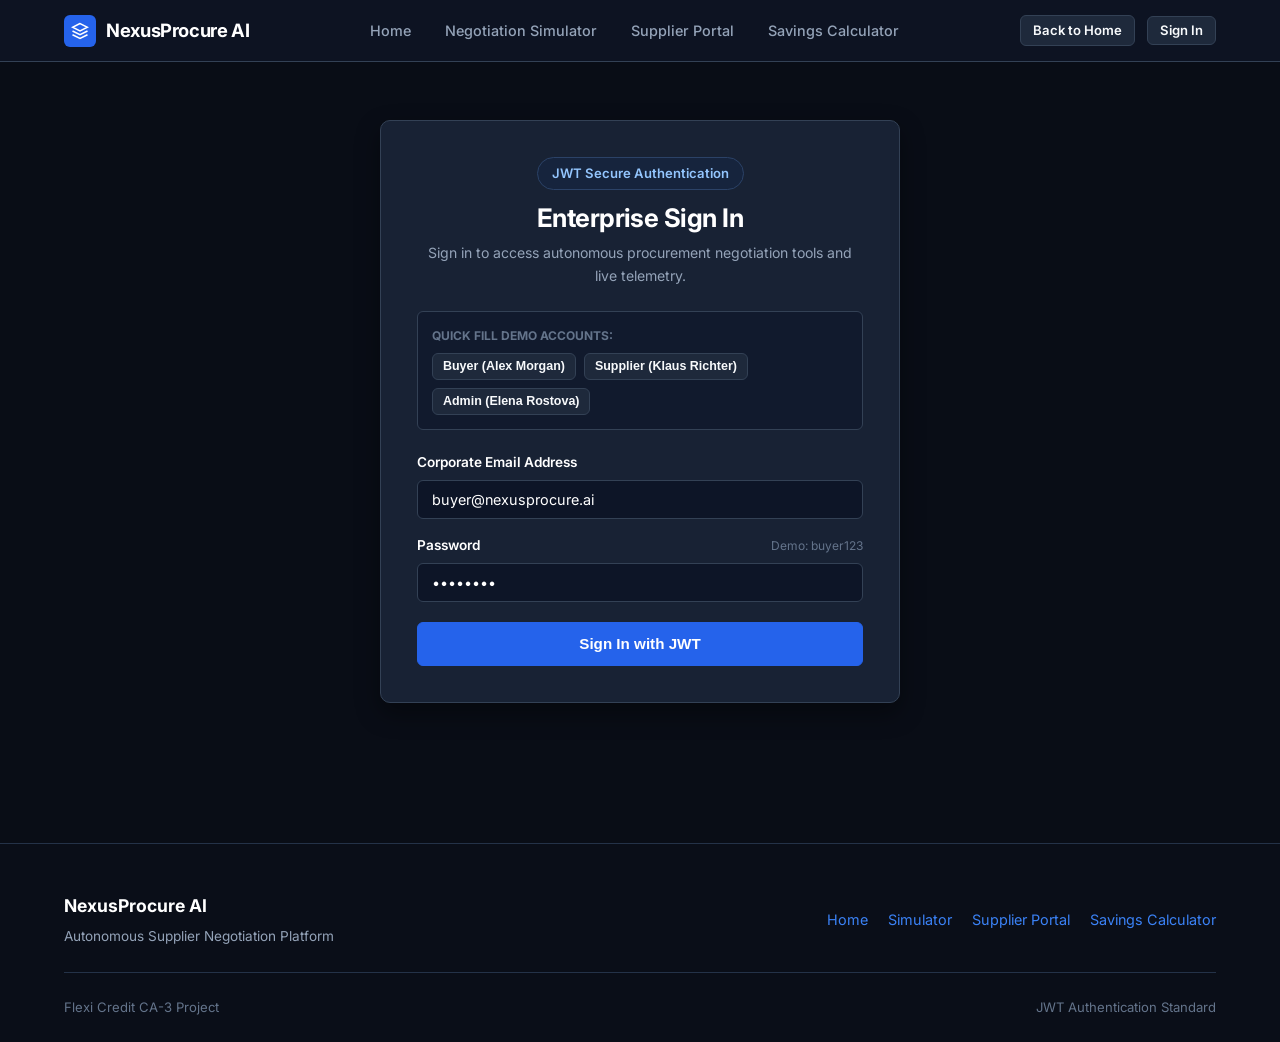
<file: login.html>
<!DOCTYPE html>
<html lang="en">
<head>
  <meta charset="UTF-8">
  <meta name="viewport" content="width=device-width, initial-scale=1.0">
  <title>Sign In - NexusProcure AI</title>
  <meta name="description" content="Sign in to your NexusProcure AI enterprise account using JWT authentication.">
  <link rel="stylesheet" href="styles/main.css">
  <link rel="icon" type="image/svg+xml" href="data:image/svg+xml,<svg xmlns='http://www.w3.org/2000/svg' viewBox='0 0 24 24' fill='none' stroke='%232563eb' stroke-width='2'><polygon points='12 2 2 7 12 12 22 7 12 2'/><polyline points='2 17 12 22 22 17'/><polyline points='2 12 12 17 22 12'/></svg>">
</head>
<body>

  <!-- Navigation Bar -->
  <nav class="site-nav" id="site-nav">
    <div class="container nav-content">
      <a href="index.html" class="nav-brand">
        <div class="brand-icon-wrapper">
          <svg viewBox="0 0 24 24" fill="none" stroke="currentColor" stroke-width="2">
            <path d="M12 2L2 7l10 5 10-5-10-5zM2 17l10 5 10-5M2 12l10 5 10-5" />
          </svg>
        </div>
        <span>NexusProcure AI</span>
      </a>

      <ul class="nav-links">
        <li><a href="index.html" class="nav-link">Home</a></li>
        <li><a href="simulator.html" class="nav-link">Negotiation Simulator</a></li>
        <li><a href="portal.html" class="nav-link">Supplier Portal</a></li>
        <li><a href="calculator.html" class="nav-link">Savings Calculator</a></li>
      </ul>

      <div class="nav-right">
        <a href="index.html" class="btn btn-secondary btn-sm">
          <span>Back to Home</span>
        </a>
      </div>
    </div>
  </nav>

  <!-- Login Main Container -->
  <main style="min-height: calc(100vh - 160px); display: flex; align-items: center; justify-content: center; padding: 120px 20px 60px;">
    <div style="width: 100%; max-width: 520px;">
      
      <!-- Card -->
      <div style="background: var(--bg-card); border: 1px solid var(--border-card); border-radius: var(--radius-md); padding: 36px; box-shadow: var(--shadow-lg);">
        
        <!-- Header -->
        <div style="margin-bottom: 24px; text-align: center;">
          <div class="hero-badge-pill" style="margin-bottom: 12px;">
            <span>JWT Secure Authentication</span>
          </div>
          <h1 style="font-size: 1.6rem; color: #fff; margin-bottom: 8px;">Enterprise Sign In</h1>
          <p style="font-size: 0.88rem; color: var(--text-muted); margin: 0;">
            Sign in to access autonomous procurement negotiation tools and live telemetry.
          </p>
        </div>

        <!-- Feedback Alert Message -->
        <div id="login-alert" style="display: none; padding: 12px 14px; border-radius: var(--radius-sm); font-size: 0.85rem; margin-bottom: 20px;"></div>

        <!-- Quick Demo Profiles Selector -->
        <div style="background: #111a2d; border: 1px solid var(--border-card); border-radius: var(--radius-sm); padding: 14px; margin-bottom: 22px;">
          <div style="font-size: 0.75rem; font-weight: 700; color: var(--text-dim); text-transform: uppercase; margin-bottom: 8px;">
            Quick Fill Demo Accounts:
          </div>
          <div style="display: flex; gap: 8px; flex-wrap: wrap;">
            <button type="button" class="btn btn-secondary btn-sm" id="btn-demo-buyer" style="padding: 5px 10px; font-size: 0.78rem;">
              Buyer (Alex Morgan)
            </button>
            <button type="button" class="btn btn-secondary btn-sm" id="btn-demo-supplier" style="padding: 5px 10px; font-size: 0.78rem;">
              Supplier (Klaus Richter)
            </button>
            <button type="button" class="btn btn-secondary btn-sm" id="btn-demo-admin" style="padding: 5px 10px; font-size: 0.78rem;">
              Admin (Elena Rostova)
            </button>
          </div>
        </div>

        <!-- Form -->
        <form id="login-form">
          <div class="form-group" style="margin-bottom: 16px;">
            <label class="form-label" for="login-email" style="font-size: 0.85rem; font-weight: 600; color: #fff; margin-bottom: 6px; display: block;">
              Corporate Email Address
            </label>
            <input type="email" id="login-email" class="form-control" style="width: 100%;" placeholder="name@company.com" required value="buyer@nexusprocure.ai">
          </div>

          <div class="form-group" style="margin-bottom: 20px;">
            <div style="display: flex; justify-content: space-between; align-items: center; margin-bottom: 6px;">
              <label class="form-label" for="login-password" style="font-size: 0.85rem; font-weight: 600; color: #fff; margin: 0;">
                Password
              </label>
              <span style="font-size: 0.75rem; color: var(--text-dim);">Demo: buyer123</span>
            </div>
            <input type="password" id="login-password" class="form-control" style="width: 100%;" placeholder="Enter your password" required value="buyer123">
          </div>

          <button type="submit" class="btn btn-primary" id="btn-submit-login" style="width: 100%; padding: 12px; font-size: 0.95rem;">
            <span>Sign In with JWT</span>
          </button>
        </form>

        <!-- Live JWT Inspector Box (For Evaluation & Proof) -->
        <div id="jwt-inspector" style="margin-top: 24px; padding-top: 20px; border-top: 1px solid var(--border-subtle); display: none;">
          <div style="display: flex; justify-content: space-between; align-items: center; margin-bottom: 8px;">
            <span style="font-size: 0.75rem; font-weight: 700; color: #10b981; text-transform: uppercase;">Active JWT Token Generated</span>
            <span style="font-size: 0.75rem; color: var(--text-dim);">Algorithm: HMAC-SHA256</span>
          </div>
          
          <!-- Raw JWT String -->
          <div style="background: #090d16; border: 1px solid #1e293b; border-radius: 4px; padding: 10px; font-family: monospace; font-size: 0.72rem; word-break: break-all; color: #93c5fd; margin-bottom: 12px;" id="raw-jwt-display"></div>

          <!-- Decoded Claims Summary -->
          <div style="background: #111a2d; border: 1px solid var(--border-card); border-radius: 4px; padding: 10px; font-family: monospace; font-size: 0.78rem; color: #cbd5e1;">
            <div><strong>Subject (User):</strong> <span id="jwt-sub">-</span></div>
            <div><strong>Role:</strong> <span id="jwt-role">-</span></div>
            <div><strong>Expires In:</strong> <span id="jwt-exp">72 Hours</span></div>
          </div>
        </div>

      </div>

    </div>
  </main>

  <!-- Footer -->
  <footer class="site-footer">
    <div class="container">
      <div class="footer-content">
        <div>
          <div style="font-weight: 700; color: #fff; font-size: 1.1rem; margin-bottom: 6px;">NexusProcure AI</div>
          <p style="font-size: 0.85rem; margin: 0;">Autonomous Supplier Negotiation Platform</p>
        </div>
        <div style="display: flex; gap: 20px; font-size: 0.9rem;">
          <a href="index.html">Home</a>
          <a href="simulator.html">Simulator</a>
          <a href="portal.html">Supplier Portal</a>
          <a href="calculator.html">Savings Calculator</a>
        </div>
      </div>
      <div class="footer-bottom">
        <div>Flexi Credit CA-3 Project</div>
        <div>JWT Authentication Standard</div>
      </div>
    </div>
  </footer>

  <!-- Scripts -->
  <script src="js/auth.js"></script>
  <script>
    document.addEventListener('DOMContentLoaded', () => {
      const form = document.getElementById('login-form');
      const emailInput = document.getElementById('login-email');
      const passInput = document.getElementById('login-password');
      const alertBox = document.getElementById('login-alert');
      const submitBtn = document.getElementById('btn-submit-login');
      const inspector = document.getElementById('jwt-inspector');
      const rawJwtDisplay = document.getElementById('raw-jwt-display');
      const jwtSub = document.getElementById('jwt-sub');
      const jwtRole = document.getElementById('jwt-role');

      // Demo auto-fill buttons
      document.getElementById('btn-demo-buyer').addEventListener('click', () => {
        emailInput.value = 'buyer@nexusprocure.ai';
        passInput.value = 'buyer123';
      });

      document.getElementById('btn-demo-supplier').addEventListener('click', () => {
        emailInput.value = 'supplier@apexprecision.com';
        passInput.value = 'vendor123';
      });

      document.getElementById('btn-demo-admin').addEventListener('click', () => {
        emailInput.value = 'admin@nexusprocure.ai';
        passInput.value = 'admin123';
      });

      // Check if already authenticated
      if (window.authService && window.authService.isAuthenticated()) {
        const user = window.authService.getUser();
        const token = window.authService.getToken();
        showAlert(`Signed in as ${user.name} (${user.role}). Redirecting...`, 'success');
        showInspector(token, user);
        setTimeout(() => {
          const params = new URLSearchParams(window.location.search);
          const returnUrl = params.get('returnUrl') || 'simulator.html';
          window.location.href = decodeURIComponent(returnUrl);
        }, 1500);
      }

      form.addEventListener('submit', async (e) => {
        e.preventDefault();
        const email = emailInput.value.trim();
        const password = passInput.value.trim();

        submitBtn.disabled = true;
        submitBtn.textContent = 'Authenticating JWT...';

        try {
          const result = await window.authService.login(email, password);
          if (result.success) {
            showAlert(`Authentication successful! Welcome, ${result.user.name}.`, 'success');
            showInspector(result.token, result.user);

            // Redirect after brief visual confirmation
            setTimeout(() => {
              const params = new URLSearchParams(window.location.search);
              const returnUrl = params.get('returnUrl') || 'simulator.html';
              window.location.href = decodeURIComponent(returnUrl);
            }, 1200);
          } else {
            showAlert(result.error || 'Invalid credentials.', 'error');
            submitBtn.disabled = false;
            submitBtn.textContent = 'Sign In with JWT';
          }
        } catch (err) {
          showAlert(`Error: ${err.message}`, 'error');
          submitBtn.disabled = false;
          submitBtn.textContent = 'Sign In with JWT';
        }
      });

      function showAlert(msg, type) {
        alertBox.style.display = 'block';
        alertBox.textContent = msg;
        if (type === 'success') {
          alertBox.style.background = '#064e3b';
          alertBox.style.color = '#6ee7b7';
          alertBox.style.border = '1px solid #059669';
        } else {
          alertBox.style.background = '#450a0a';
          alertBox.style.color = '#fca5a5';
          alertBox.style.border = '1px solid #dc2626';
        }
      }

      function showInspector(token, user) {
        inspector.style.display = 'block';
        rawJwtDisplay.textContent = token;
        jwtSub.textContent = user.name + ' (' + user.email + ')';
        jwtRole.textContent = user.role;
      }
    });
  </script>
</body>
</html>
</file>
<file: styles/main.css>
/* ==========================================================================
   NexusProcure AI - Clean Enterprise Design System (Gradient-Free)
   Aesthetic: Clean, Solid Enterprise SaaS (Linear / Stripe / Vercel inspired)
   High legibility, zero gradients, solid crisp contrast, simplified interface.
   ========================================================================== */

@import url('https://fonts.googleapis.com/css2?family=Inter:wght@400;500;600;700;800&family=JetBrains+Mono:wght@400;500;600&display=swap');

:root {
  /* Solid Color Palette (No Gradients) */
  --bg-darkest: #090d16;
  --bg-base: #0f172a;
  --bg-surface: #1e293b;
  --bg-card: #182234;
  --bg-card-hover: #1f2c42;
  --bg-elevated: #243248;

  /* Solid Borders */
  --border-subtle: #243248;
  --border-card: #334155;
  --border-focus: #3b82f6;

  /* Brand Accents (Solid Colors) */
  --primary: #2563eb;
  --primary-hover: #1d4ed8;
  --primary-light: #3b82f6;
  --primary-subtle: #1e3a8a;

  --emerald: #10b981;
  --emerald-subtle: #064e3b;
  --emerald-light: #34d399;

  --amber: #f59e0b;
  --rose: #ef4444;
  --slate: #64748b;

  /* Typography Colors */
  --text-main: #f8fafc;
  --text-muted: #94a3b8;
  --text-dim: #64748b;
  --text-inverse: #0f172a;

  /* Fonts */
  --font-sans: 'Inter', -apple-system, BlinkMacSystemFont, 'Segoe UI', Roboto, sans-serif;
  --font-mono: 'JetBrains Mono', monospace;

  /* Border Radius */
  --radius-sm: 6px;
  --radius-md: 10px;
  --radius-lg: 14px;
  --radius-full: 9999px;

  /* Solid Crisp Shadows (No Neon Glows) */
  --shadow-sm: 0 1px 2px rgba(0, 0, 0, 0.2);
  --shadow-md: 0 4px 12px rgba(0, 0, 0, 0.3);
  --shadow-lg: 0 10px 24px rgba(0, 0, 0, 0.4);

  /* Transitions */
  --transition: 0.15s ease-in-out;
}

/* ==========================================================================
   Reset & Global Styles
   ========================================================================== */

*, *::before, *::after {
  box-sizing: border-box;
  margin: 0;
  padding: 0;
}

html {
  scroll-behavior: smooth;
  font-size: 16px;
  background-color: var(--bg-darkest);
  color: var(--text-main);
  font-family: var(--font-sans);
  text-rendering: optimizeLegibility;
  -webkit-font-smoothing: antialiased;
}

body {
  overflow-x: hidden;
  position: relative;
  background-color: var(--bg-darkest);
  color: var(--text-main);
  min-height: 100vh;
  line-height: 1.6;
}

/* Disable all ambient neon orbs */
.bg-ambient-orb,
.ambient-orb-1,
.ambient-orb-2,
.ambient-orb-3,
.bg-grid-overlay {
  display: none !important;
}

/* Typography Utilities - Solid, Crisp, High Contrast */
h1, h2, h3, h4, h5, h6 {
  font-family: var(--font-sans);
  font-weight: 700;
  line-height: 1.25;
  color: var(--text-main);
  letter-spacing: -0.02em;
}

p {
  color: var(--text-muted);
  line-height: 1.6;
}

a {
  color: var(--primary-light);
  text-decoration: none;
  transition: color var(--transition);
}

a:hover {
  color: #60a5fa;
}

/* Zero Gradients - Solid Text Replacements */
.text-gradient,
.text-gradient-cyan,
.text-gradient-purple,
.text-gradient-emerald {
  background: none !important;
  -webkit-background-clip: unset !important;
  -webkit-text-fill-color: unset !important;
  color: var(--primary-light) !important;
  display: inline;
}

.text-white { color: #ffffff !important; }
.text-emerald { color: var(--emerald-light) !important; }
.text-amber { color: var(--amber) !important; }
.text-blue { color: var(--primary-light) !important; }

/* Container */
.container {
  max-width: 1200px;
  margin: 0 auto;
  padding: 0 24px;
  position: relative;
  z-index: 1;
}

/* ==========================================================================
   Navigation Bar (Simplified & Solid)
   ========================================================================== */

.site-nav {
  position: fixed;
  top: 0;
  left: 0;
  width: 100%;
  z-index: 1000;
  background: #0d1322;
  border-bottom: 1px solid var(--border-card);
  padding: 12px 0;
}

.nav-content {
  display: flex;
  align-items: center;
  justify-content: space-between;
  gap: 20px;
}

.nav-brand {
  display: flex;
  align-items: center;
  gap: 10px;
  color: #ffffff;
  font-weight: 700;
  font-size: 1.15rem;
  letter-spacing: -0.02em;
  text-decoration: none;
}

.brand-icon-wrapper {
  width: 32px;
  height: 32px;
  border-radius: var(--radius-sm);
  background: var(--primary);
  display: flex;
  align-items: center;
  justify-content: center;
  color: #ffffff;
  flex-shrink: 0;
}

.brand-icon-wrapper svg {
  width: 18px;
  height: 18px;
  stroke: #ffffff;
}

.nav-links {
  display: flex;
  align-items: center;
  list-style: none;
  gap: 6px;
  margin: 0;
  padding: 0;
}

.nav-link {
  color: var(--text-muted);
  font-size: 0.9rem;
  font-weight: 500;
  padding: 7px 14px;
  border-radius: var(--radius-sm);
  transition: all var(--transition);
  display: inline-flex;
  align-items: center;
  gap: 6px;
}

.nav-link:hover {
  color: #ffffff;
  background: var(--bg-surface);
}

.nav-link.active-page {
  color: #ffffff;
  background: var(--bg-surface);
  font-weight: 600;
}

.nav-badge-live {
  background: var(--emerald-subtle);
  color: var(--emerald-light);
  font-size: 0.7rem;
  font-weight: 700;
  padding: 2px 6px;
  border-radius: 4px;
  border: 1px solid var(--emerald);
  text-transform: uppercase;
}

.nav-right {
  display: flex;
  align-items: center;
  gap: 12px;
}

.status-pill {
  display: inline-flex;
  align-items: center;
  gap: 8px;
  background: #152033;
  border: 1px solid var(--border-card);
  padding: 6px 12px;
  border-radius: var(--radius-full);
  font-size: 0.8rem;
  font-weight: 500;
  color: var(--text-muted);
}

.radar-dot, .pulse-dot {
  width: 8px;
  height: 8px;
  border-radius: 50%;
  background: var(--emerald);
  flex-shrink: 0;
}

.mobile-menu-btn {
  display: none;
  background: none;
  border: 1px solid var(--border-card);
  color: var(--text-main);
  padding: 6px;
  border-radius: var(--radius-sm);
  cursor: pointer;
}

/* ==========================================================================
   Buttons (Solid & High Quality)
   ========================================================================== */

.btn {
  display: inline-flex;
  align-items: center;
  justify-content: center;
  gap: 8px;
  font-size: 0.9rem;
  font-weight: 600;
  padding: 10px 18px;
  border-radius: var(--radius-sm);
  border: 1px solid transparent;
  cursor: pointer;
  transition: all var(--transition);
  text-decoration: none;
  line-height: 1.2;
}

.btn-primary {
  background: var(--primary);
  color: #ffffff !important;
  border-color: var(--primary);
}

.btn-primary:hover {
  background: var(--primary-hover);
  border-color: var(--primary-hover);
}

.btn-secondary {
  background: var(--bg-surface);
  color: var(--text-main) !important;
  border: 1px solid var(--border-card);
}

.btn-secondary:hover {
  background: var(--bg-elevated);
  border-color: #475569;
}

.btn-outline {
  background: transparent;
  color: var(--text-main);
  border: 1px solid var(--border-card);
}

.btn-outline:hover {
  background: var(--bg-surface);
}

.btn-glow-purple {
  background: var(--bg-surface);
  color: var(--text-main) !important;
  border: 1px solid var(--border-card);
}

.btn-glow-purple:hover {
  background: var(--bg-elevated);
}

.btn-sm {
  padding: 7px 12px;
  font-size: 0.82rem;
}

.btn-lg {
  padding: 13px 24px;
  font-size: 1rem;
}

/* ==========================================================================
   Hero Section (Clean, Straightforward, No Gimmicks)
   ========================================================================== */

.hero-section {
  padding: 140px 0 80px;
  background-color: var(--bg-darkest);
  border-bottom: 1px solid var(--border-subtle);
}

.hero-badge-pill, .page-badge {
  display: inline-flex;
  align-items: center;
  gap: 8px;
  background: #16243d;
  border: 1px solid #2b4267;
  color: #93c5fd;
  font-size: 0.82rem;
  font-weight: 600;
  padding: 5px 14px;
  border-radius: var(--radius-full);
  margin-bottom: 20px;
}

.hero-title, .page-hero-title {
  font-size: clamp(2.2rem, 4vw, 3.25rem);
  font-weight: 800;
  letter-spacing: -0.03em;
  margin-bottom: 20px;
  color: #ffffff;
  max-width: 860px;
}

.hero-description, .page-hero-subtitle {
  font-size: 1.15rem;
  color: var(--text-muted);
  max-width: 760px;
  line-height: 1.65;
  margin-bottom: 32px;
}

.hero-cta-group {
  display: flex;
  align-items: center;
  gap: 14px;
  flex-wrap: wrap;
  margin-bottom: 48px;
}

/* Key Metrics Cards */
.hero-kpis {
  display: grid;
  grid-template-columns: repeat(3, 1fr);
  gap: 20px;
  max-width: 860px;
  padding-top: 24px;
  border-top: 1px solid var(--border-subtle);
}

.kpi-item {
  background: var(--bg-card);
  border: 1px solid var(--border-card);
  padding: 18px 20px;
  border-radius: var(--radius-md);
}

.kpi-item h4, .kpi-item .stat-counter {
  font-size: 1.85rem;
  font-weight: 800;
  color: #ffffff;
  margin-bottom: 4px;
}

.kpi-item p {
  font-size: 0.85rem;
  color: var(--text-muted);
  margin: 0;
}

/* ==========================================================================
   Section Headers & Common Layout
   ========================================================================== */

.section-spacing {
  padding: 80px 0;
}

.section-header {
  text-align: center;
  max-width: 720px;
  margin: 0 auto 52px;
}

.section-tag {
  display: inline-block;
  font-size: 0.8rem;
  font-weight: 700;
  text-transform: uppercase;
  letter-spacing: 0.06em;
  padding: 5px 12px;
  border-radius: var(--radius-sm);
  background: #172554;
  color: #60a5fa;
  border: 1px solid #1e40af;
  margin-bottom: 14px;
}

.section-title {
  font-size: 2.2rem;
  font-weight: 800;
  margin-bottom: 14px;
  color: #ffffff;
}

.section-subtitle {
  font-size: 1.05rem;
  color: var(--text-muted);
}

/* Bento & Cards (Solid Surfaces) */
.bento-grid {
  display: grid;
  grid-template-columns: repeat(3, 1fr);
  gap: 24px;
}

.bento-card, .feature-card {
  background: var(--bg-card);
  border: 1px solid var(--border-card);
  border-radius: var(--radius-md);
  padding: 28px;
  transition: border-color var(--transition);
}

.bento-card:hover, .feature-card:hover {
  border-color: #475569;
}

.bento-icon, .feature-icon {
  width: 44px;
  height: 44px;
  border-radius: var(--radius-sm);
  background: #1e3a8a;
  color: #60a5fa;
  display: flex;
  align-items: center;
  justify-content: center;
  font-size: 1.25rem;
  margin-bottom: 18px;
}

.bento-title, .feature-card h3 {
  font-size: 1.2rem;
  font-weight: 700;
  color: #ffffff;
  margin-bottom: 10px;
}

.bento-desc, .feature-card p {
  font-size: 0.92rem;
  color: var(--text-muted);
  line-height: 1.55;
}

/* ==========================================================================
   Page Hero for Subpages
   ========================================================================== */

.page-hero {
  padding: 120px 0 40px;
  background: #0d1322;
  border-bottom: 1px solid var(--border-subtle);
  text-align: center;
}

.page-hero-inner {
  max-width: 800px;
  margin: 0 auto;
}

.page-hero-title {
  font-size: 2.5rem;
  margin-left: auto;
  margin-right: auto;
}

.page-hero-subtitle {
  margin-left: auto;
  margin-right: auto;
}

.subpage-section {
  padding: 48px 0 80px;
}

/* ==========================================================================
   Filter Tabs / Scenario Pills
   ========================================================================== */

.filter-tabs {
  display: flex;
  gap: 8px;
  flex-wrap: wrap;
  margin: 24px 0 0;
  justify-content: center;
}

.filter-tab-btn {
  background: var(--bg-card);
  border: 1px solid var(--border-card);
  color: var(--text-muted);
  padding: 8px 16px;
  border-radius: var(--radius-sm);
  font-size: 0.88rem;
  font-weight: 600;
  cursor: pointer;
  transition: all var(--transition);
}

.filter-tab-btn:hover {
  background: var(--bg-surface);
  color: #ffffff;
}

.filter-tab-btn.active {
  background: var(--primary);
  border-color: var(--primary);
  color: #ffffff;
}

/* ==========================================================================
   Simulator Console (Simplified & High Usability)
   ========================================================================== */

.simulator-wrapper {
  background: var(--bg-card);
  border: 1px solid var(--border-card);
  border-radius: var(--radius-md);
  overflow: hidden;
  box-shadow: var(--shadow-md);
}

.sim-header {
  background: #111a2d;
  padding: 14px 20px;
  border-bottom: 1px solid var(--border-card);
  display: flex;
  justify-content: space-between;
  align-items: center;
  flex-wrap: wrap;
  gap: 12px;
}

.sim-header-left {
  display: flex;
  align-items: center;
  gap: 12px;
}

.sim-status-indicator {
  display: flex;
  align-items: center;
  gap: 8px;
  font-size: 0.88rem;
  font-weight: 600;
  color: #ffffff;
}

.sim-badge {
  background: #1e3a8a;
  color: #93c5fd;
  border: 1px solid #2563eb;
  padding: 3px 10px;
  border-radius: var(--radius-sm);
  font-size: 0.75rem;
  font-weight: 700;
}

.sim-header-right {
  display: flex;
  align-items: center;
  gap: 10px;
}

.sim-body-grid {
  display: grid;
  grid-template-columns: 320px 1fr;
  min-height: 580px;
}

.sim-sidebar {
  background: #111a2e;
  border-right: 1px solid var(--border-card);
  padding: 20px;
  display: flex;
  flex-direction: column;
  gap: 20px;
}

.sim-main-view {
  display: flex;
  flex-direction: column;
  background: var(--bg-darkest);
}

.chat-messages-container {
  flex: 1;
  padding: 24px;
  overflow-y: auto;
  max-height: 480px;
  display: flex;
  flex-direction: column;
  gap: 16px;
}

.sim-msg, .chat-msg {
  display: flex;
  flex-direction: column;
  max-width: 80%;
}

.sim-msg.ai, .chat-msg.ai-agent {
  align-self: flex-start;
}

.sim-msg.vendor, .chat-msg.vendor {
  align-self: flex-end;
}

.msg-bubble, .chat-bubble {
  padding: 14px 18px;
  border-radius: var(--radius-md);
  font-size: 0.92rem;
  line-height: 1.55;
}

.sim-msg.ai .msg-bubble, .chat-msg.ai-agent .chat-bubble {
  background: #162a4a;
  border: 1px solid #23457a;
  color: #f1f5f9;
}

.sim-msg.vendor .msg-bubble, .chat-msg.vendor .chat-bubble {
  background: #1e293b;
  border: 1px solid #334155;
  color: #f8fafc;
}

.msg-erp-badge {
  display: inline-flex;
  align-items: center;
  gap: 6px;
  margin-top: 8px;
  background: #064e3b;
  color: #6ee7b7;
  border: 1px solid #059669;
  font-size: 0.75rem;
  font-weight: 600;
  padding: 3px 8px;
  border-radius: 4px;
  width: fit-content;
}

.msg-meta {
  font-size: 0.75rem;
  color: var(--text-dim);
  margin-top: 4px;
}

.sim-input-box {
  padding: 16px 20px;
  background: #111a2d;
  border-top: 1px solid var(--border-card);
  display: flex;
  gap: 10px;
}

.form-control {
  background: #0d1527;
  border: 1px solid var(--border-card);
  border-radius: var(--radius-sm);
  color: #ffffff;
  padding: 10px 14px;
  font-size: 0.9rem;
  font-family: var(--font-sans);
  outline: none;
  transition: border-color var(--transition);
}

.form-control:focus {
  border-color: var(--primary);
}

/* Cognitive Reasoning Box - Simplified & Readable */
.sim-cognitive-panel {
  background: #0c1220;
  border-top: 1px solid var(--border-card);
  padding: 14px 20px;
  font-size: 0.85rem;
}

.cognitive-header {
  display: flex;
  align-items: center;
  justify-content: space-between;
  margin-bottom: 8px;
  color: var(--text-dim);
  font-size: 0.75rem;
  font-weight: 700;
  text-transform: uppercase;
  letter-spacing: 0.05em;
}

.cognitive-step {
  background: #162238;
  border: 1px solid #233554;
  padding: 10px 14px;
  border-radius: var(--radius-sm);
  color: #cbd5e1;
  font-size: 0.85rem;
  line-height: 1.5;
}

.cognitive-step strong {
  color: #60a5fa;
}

/* ==========================================================================
   ROI Calculator Styles (Clean Sliders & Cards)
   ========================================================================== */

.roi-card-wrapper {
  display: grid;
  grid-template-columns: 1fr 1fr;
  gap: 32px;
  background: var(--bg-card);
  border: 1px solid var(--border-card);
  border-radius: var(--radius-md);
  padding: 36px;
}

.roi-calculator-form {
  display: flex;
  flex-direction: column;
  gap: 28px;
}

.slider-group {
  display: flex;
  flex-direction: column;
  gap: 8px;
}

.slider-header {
  display: flex;
  justify-content: space-between;
  align-items: center;
}

.slider-label {
  font-weight: 600;
  color: #ffffff;
  font-size: 0.95rem;
}

.slider-value {
  font-weight: 700;
  color: var(--primary-light);
  font-size: 1.15rem;
}

.custom-range {
  -webkit-appearance: none;
  appearance: none;
  width: 100%;
  height: 8px;
  border-radius: 4px;
  background: #1e293b;
  outline: none;
  cursor: pointer;
}

.custom-range::-webkit-slider-thumb {
  -webkit-appearance: none;
  width: 22px;
  height: 22px;
  border-radius: 50%;
  background: var(--primary);
  border: 2px solid #ffffff;
  cursor: pointer;
}

.slider-hints {
  display: flex;
  justify-content: space-between;
  font-size: 0.75rem;
  color: var(--text-dim);
}

.roi-results-card {
  background: #111a2d;
  border: 1px solid var(--border-card);
  border-radius: var(--radius-md);
  padding: 28px;
  display: flex;
  flex-direction: column;
  justify-content: space-between;
}

.roi-stat-highlight {
  padding: 20px;
  background: #16243d;
  border: 1px solid #2b4267;
  border-radius: var(--radius-md);
  margin-bottom: 20px;
  text-align: center;
}

.roi-stat-value {
  font-size: 2.8rem;
  font-weight: 800;
  color: #10b981;
  margin-top: 6px;
}

/* ==========================================================================
   Supplier Portal Styles
   ========================================================================== */

.data-table-wrapper {
  background: var(--bg-card);
  border: 1px solid var(--border-card);
  border-radius: var(--radius-md);
  overflow: hidden;
  margin-bottom: 32px;
}

.data-table {
  width: 100%;
  border-collapse: collapse;
  text-align: left;
  font-size: 0.9rem;
}

.data-table th {
  background: #111a2d;
  padding: 14px 18px;
  color: var(--text-muted);
  font-weight: 600;
  border-bottom: 1px solid var(--border-card);
  font-size: 0.8rem;
  text-transform: uppercase;
}

.data-table td {
  padding: 14px 18px;
  border-bottom: 1px solid #243248;
  color: var(--text-main);
}

.data-table tr:last-child td {
  border-bottom: none;
}

.badge {
  display: inline-block;
  padding: 3px 8px;
  border-radius: 4px;
  font-size: 0.75rem;
  font-weight: 600;
}

.badge-emerald {
  background: var(--emerald-subtle);
  color: var(--emerald-light);
  border: 1px solid var(--emerald);
}

.badge-blue {
  background: #1e3a8a;
  color: #93c5fd;
  border: 1px solid #2563eb;
}

.badge-amber {
  background: #451a03;
  color: #fcd34d;
  border: 1px solid #d97706;
}

/* ==========================================================================
   AI Floating Button & Clean Modal
   ========================================================================== */

.ai-status-pill-btn {
  position: fixed;
  bottom: 24px;
  right: 24px;
  z-index: 999;
  background: #111a2d;
  border: 1px solid var(--border-card);
  color: #ffffff;
  padding: 10px 18px;
  border-radius: var(--radius-full);
  display: inline-flex;
  align-items: center;
  gap: 8px;
  font-size: 0.88rem;
  font-weight: 600;
  cursor: pointer;
  box-shadow: var(--shadow-md);
  transition: all var(--transition);
}

.ai-status-pill-btn:hover {
  background: #18253f;
  border-color: #3b82f6;
}

.ai-pill-dot {
  font-size: 1rem;
  color: var(--emerald);
}

/* Modal */
.ai-modal-backdrop {
  position: fixed;
  inset: 0;
  background: rgba(0, 0, 0, 0.7);
  z-index: 2000;
  display: none;
  align-items: center;
  justify-content: center;
  padding: 20px;
}

.ai-modal-backdrop.open {
  display: flex;
}

.ai-modal {
  background: var(--bg-card);
  border: 1px solid var(--border-card);
  border-radius: var(--radius-md);
  width: 100%;
  max-width: 480px;
  box-shadow: var(--shadow-lg);
  overflow: hidden;
}

.ai-modal-header {
  padding: 18px 22px;
  background: #111a2d;
  border-bottom: 1px solid var(--border-card);
  display: flex;
  justify-content: space-between;
  align-items: center;
}

.ai-modal-close {
  background: none;
  border: none;
  color: var(--text-dim);
  font-size: 1.5rem;
  cursor: pointer;
  line-height: 1;
}

.ai-modal-close:hover {
  color: #ffffff;
}

.ai-modal-body {
  padding: 22px;
}

.ai-status-banner {
  padding: 10px 14px;
  border-radius: var(--radius-sm);
  display: flex;
  align-items: center;
  gap: 8px;
  font-size: 0.85rem;
  font-weight: 600;
  margin-bottom: 18px;
}

.ai-status-banner.connected {
  background: #064e3b;
  color: #6ee7b7;
  border: 1px solid #059669;
}

.ai-status-banner.disconnected {
  background: #450a0a;
  color: #fca5a5;
  border: 1px solid #dc2626;
}

/* ==========================================================================
   Footer
   ========================================================================== */

.site-footer {
  background: #0a0e18;
  border-top: 1px solid var(--border-subtle);
  padding: 48px 0 24px;
  margin-top: 80px;
}

.footer-content {
  display: flex;
  justify-content: space-between;
  align-items: center;
  flex-wrap: wrap;
  gap: 20px;
  padding-bottom: 24px;
  border-bottom: 1px solid var(--border-subtle);
}

.footer-bottom {
  padding-top: 24px;
  display: flex;
  justify-content: space-between;
  align-items: center;
  font-size: 0.82rem;
  color: var(--text-dim);
}

/* ==========================================================================
   Responsive Adaptations
   ========================================================================== */

@media (max-width: 900px) {
  .sim-body-grid {
    grid-template-columns: 1fr;
  }
  .bento-grid {
    grid-template-columns: 1fr;
  }
  .roi-card-wrapper {
    grid-template-columns: 1fr;
  }
  .hero-kpis {
    grid-template-columns: 1fr;
  }
  .nav-links {
    display: none;
  }
  .mobile-menu-btn {
    display: block;
  }
}
</file>
